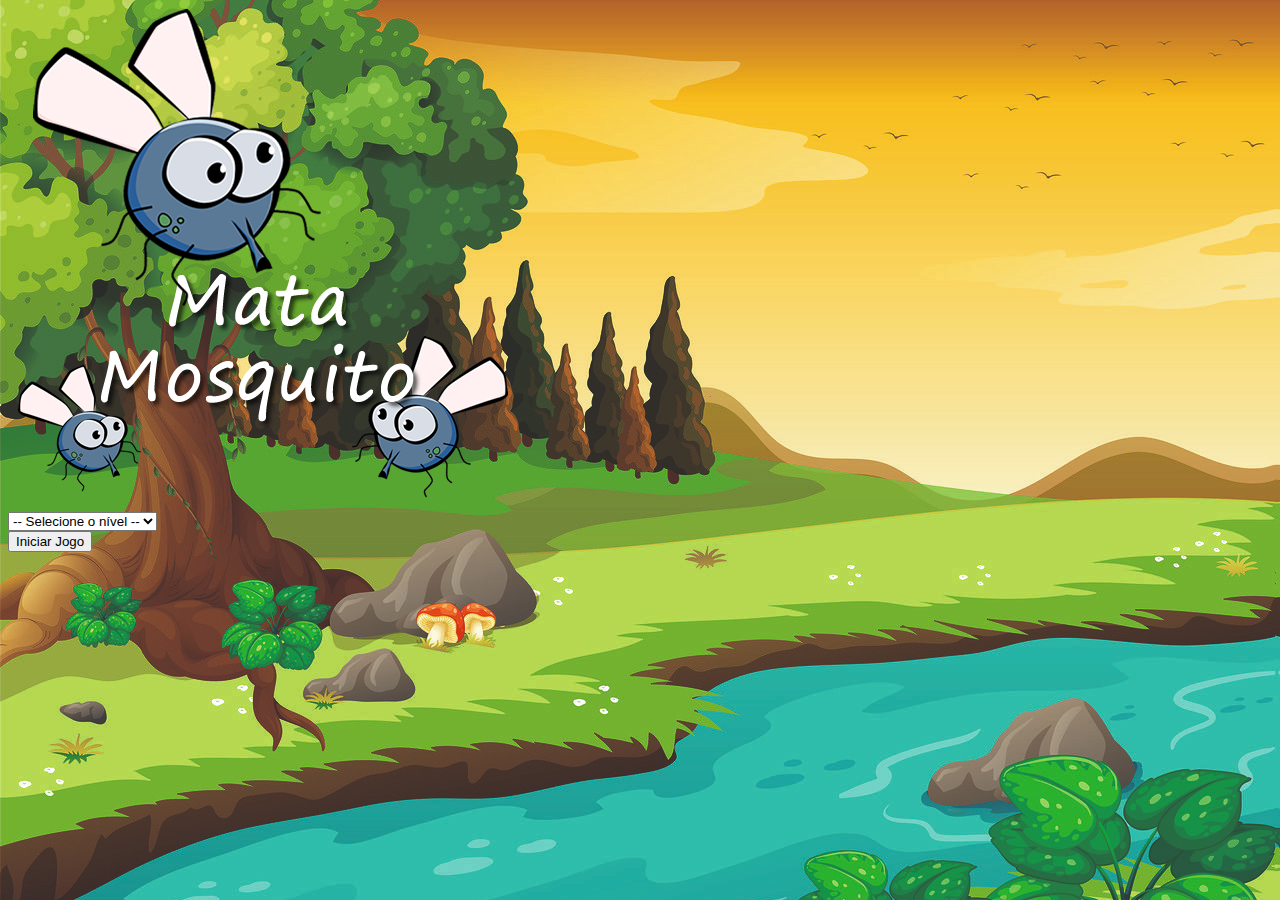
<file: index.html>
<!DOCTYPE html>
<html lang="pt-br">
    <head>
        <meta charset="UTF-8" />
        <meta http-equiv="X-UA-Compatible" content="IE=edge" />
        <meta name="viewport" content="width=device-width, initial-scale=1.0" />
        <title>Game Mata Mosquito</title>

        <!-- CSS only -->
        <link
            href="https://cdn.jsdelivr.net/npm/bootstrap@5.2.2/dist/css/bootstrap.min.css"
            rel="stylesheet"
            integrity="sha384-Zenh87qX5JnK2Jl0vWa8Ck2rdkQ2Bzep5IDxbcnCeuOxjzrPF/et3URy9Bv1WTRi"
            crossorigin="anonymous"
        />

        <link rel="stylesheet" href="estilo.css" />

        <script>
            function iniciarJogo() {
                var nivel = document.getElementById('nivel').value

                if (nivel === '') {
                    alert('Selecione um nível para iniciar um jogo')
                    return false
                }

                window.location.href = 'app.html?' + nivel
            }
        </script>
    </head>
    <body>
        <div class="container">
            <div class="row">
                <div class="col">
                    <div class="d-flex justify-content-center">
                        <img src="imagens/game.png" alt="" />
                    </div>
                </div>
            </div>
        </div>

        <div class="container">
            <div class="row">
                <div class="col">
                    <div class="d-flex justify-content-center">
                        <div class="mb-2">
                            <select class="form-control" id="nivel">
                                <option value="">
                                    -- Selecione o nível --
                                </option>
                                <option value="normal">Normal</option>
                                <option value="dificil">Difícil</option>
                                <option value="chucknorris">Chuck Norris</option>
                            </select>
                        </div>
                    </div>
                </div>
            </div>
        </div>

        <div class="container">
            <div class="row">
                <div class="col">
                    <div class="d-flex justify-content-center">
                        <button class="btn btn-danger btn-lg" onclick="iniciarJogo()">
                            Iniciar Jogo
                        </button>
                    </div>
                </div>
            </div>
        </div>
    </body>
</html>
</file>
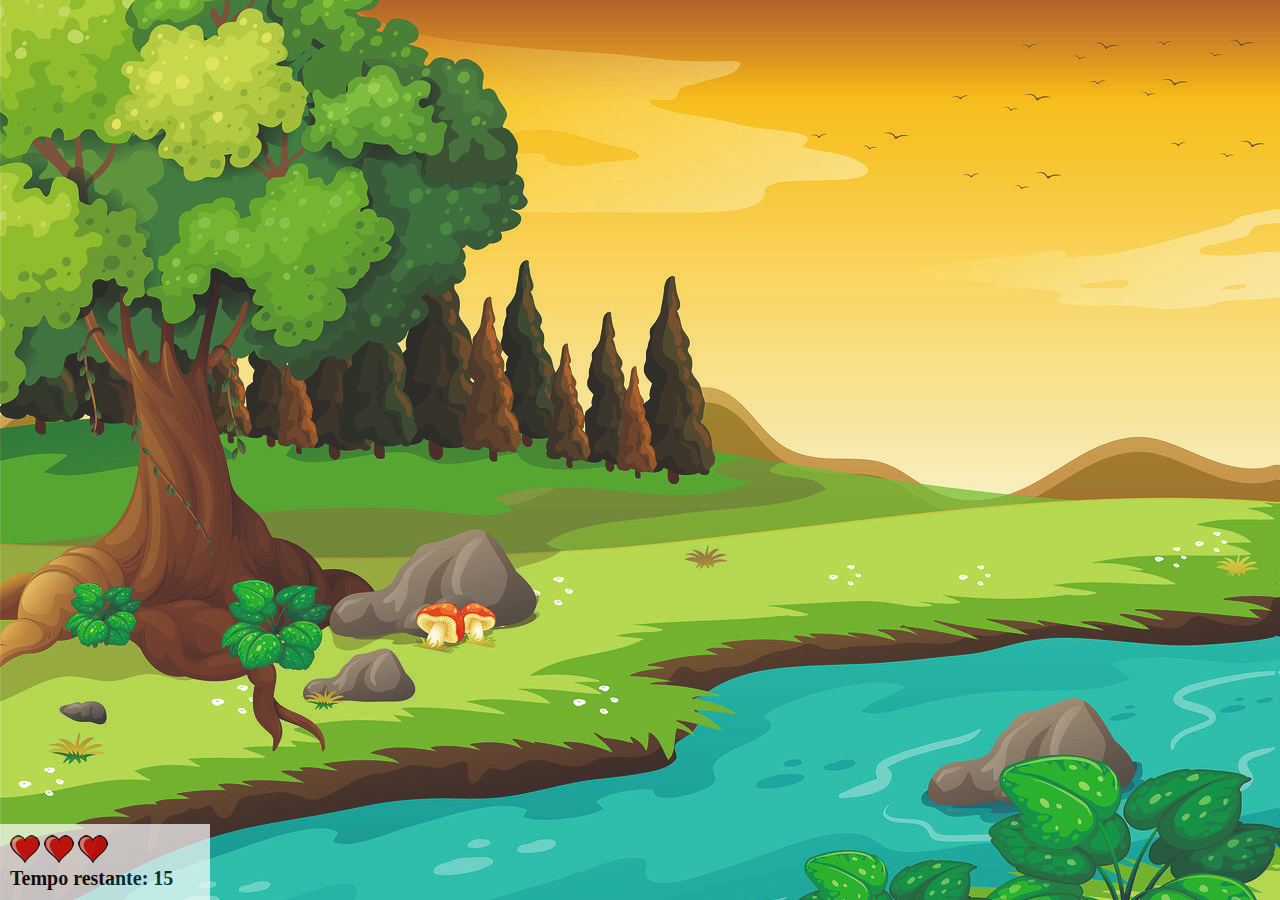
<file: app.html>
<!DOCTYPE html>
<html lang="pt-br">
    <head>
        <meta charset="UTF-8" />
        <meta http-equiv="X-UA-Compatible" content="IE=edge" />
        <meta name="viewport" content="width=device-width, initial-scale=1.0" />
        <title>Game Mata Mosquito</title>

        <link rel="stylesheet" href="estilo.css" />
        <script src="jogo.js"></script>
    </head>
    <body onresize="ajustaTamanhoPalcoJogo()">
        <div class="painel">
            <div class="vidas">
                <img id="v3" src="imagens/coracao_cheio.png" alt="" />
                <img id="v2" src="imagens/coracao_cheio.png" alt="" />
                <img id="v1" src="imagens/coracao_cheio.png" alt="" />
            </div>
            <div class="cronometro">
                Tempo restante: <span id="cronometro"></span>
            </div>
        </div>

        <script>
            document.getElementById("cronometro").innerHTML = tempo;

            var criaMosquito = setInterval(function () {
                posicaoRandomica();
            }, criaMosquitoTempo);
        </script>
    </body>
</html>
</file>
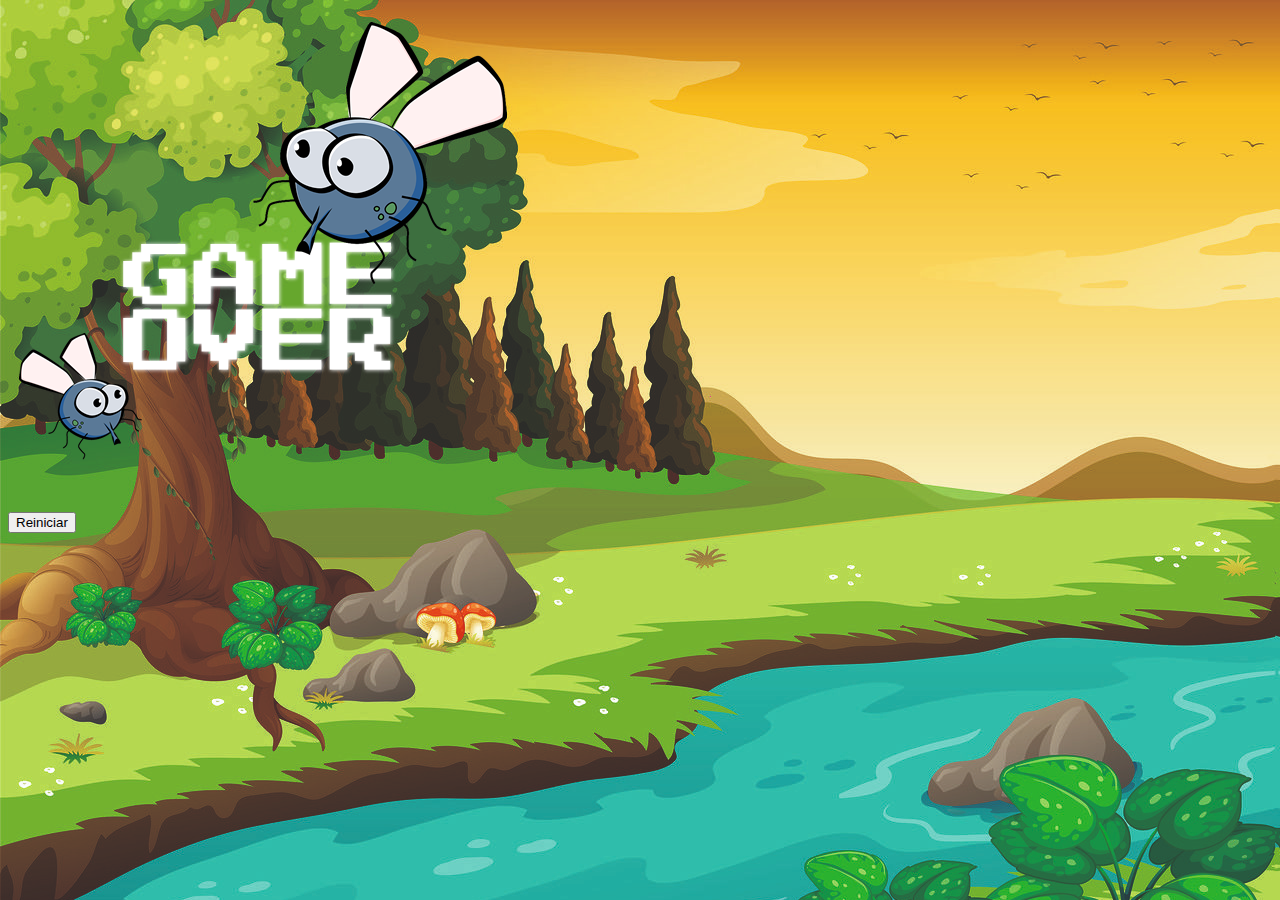
<file: fim_de_jogo.html>
<!DOCTYPE html>
<html lang="pt-br">
    <head>
        <meta charset="UTF-8" />
        <meta http-equiv="X-UA-Compatible" content="IE=edge" />
        <meta name="viewport" content="width=device-width, initial-scale=1.0" />
        <title>Fim De Jogo</title>

        <!-- CSS only -->
        <link
            href="https://cdn.jsdelivr.net/npm/bootstrap@5.2.2/dist/css/bootstrap.min.css"
            rel="stylesheet"
            integrity="sha384-Zenh87qX5JnK2Jl0vWa8Ck2rdkQ2Bzep5IDxbcnCeuOxjzrPF/et3URy9Bv1WTRi"
            crossorigin="anonymous"
        />

        <link rel="stylesheet" href="estilo.css">
    </head>
    <body>

        <div class="container">
            <div class="row">
                <div class="col">
                    <div class="d-flex justify-content-center">
                        <img src="imagens/game_over.png" alt="">
                    </div>
                </div>
            </div>
        </div>


        <div class="container">
            <div class="row">
                <div class="col">
                    <div class="d-flex justify-content-center">
                        <button class="btn btn-dark btn-lg" onclick="window.location.href = 'index.html' ">Reiniciar</button>
                    </div>
                </div>
            </div>
        </div>

    </body>
</html>
</file>
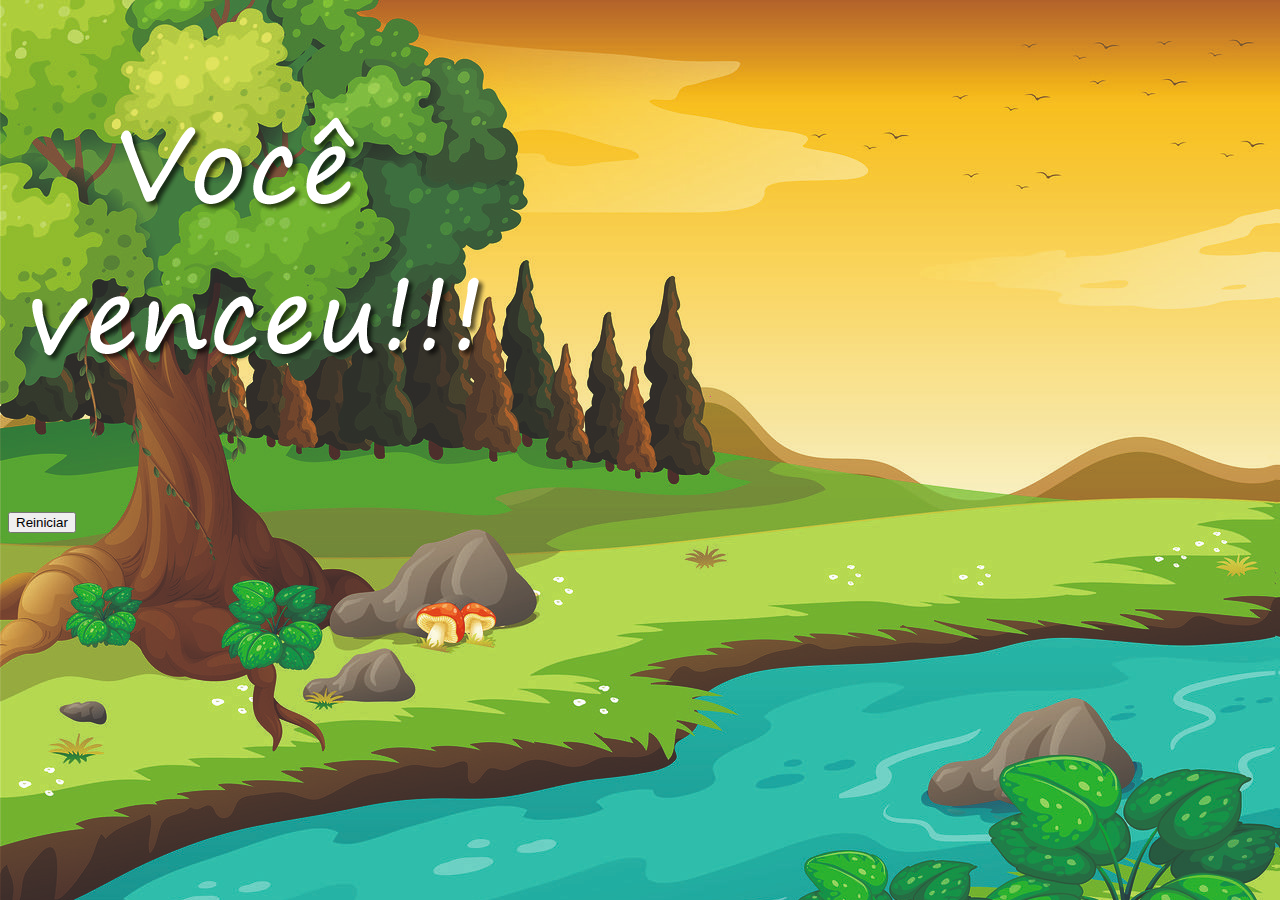
<file: vitoria.html>
<!DOCTYPE html>
<html lang="pt-br">
    <head>
        <meta charset="UTF-8" />
        <meta http-equiv="X-UA-Compatible" content="IE=edge" />
        <meta name="viewport" content="width=device-width, initial-scale=1.0" />
        <title>Fim De Jogo</title>

        <!-- CSS only -->
        <link
            href="https://cdn.jsdelivr.net/npm/bootstrap@5.2.2/dist/css/bootstrap.min.css"
            rel="stylesheet"
            integrity="sha384-Zenh87qX5JnK2Jl0vWa8Ck2rdkQ2Bzep5IDxbcnCeuOxjzrPF/et3URy9Bv1WTRi"
            crossorigin="anonymous"
        />

        <link rel="stylesheet" href="estilo.css">
    </head>
    <body>

        <div class="container">
            <div class="row">
                <div class="col">
                    <div class="d-flex justify-content-center">
                        <img src="imagens/vitoria.png" alt="">
                    </div>
                </div>
            </div>
        </div>


        <div class="container">
            <div class="row">
                <div class="col">
                    <div class="d-flex justify-content-center">
                        <button class="btn btn-dark btn-lg" onclick="window.location.href = 'index.html' ">Reiniciar</button>
                    </div>
                </div>
            </div>
        </div>

    </body>
</html>
</file>
<file: estilo.css>
html {
    cursor: url(imagens/mata_mosquito.png) 30 30, auto;
}

body {
    background-image: url(imagens/bg-2.jpg);
    background-repeat: no-repeat;
}

.mosquito1 {
    width: 50px;
    height: 50px;
}

.mosquito2 {
    width: 70px;
    height: 70px;
}

.mosquito3 {
    width: 90px;
    height: 90px;
}

.ladoA {
    transform: scaleX(1);
}

.ladoB {
    transform: scaleX(-1);
}

.painel {
    position: absolute;
    width: 190px;
    padding: 10px;
    left: 0px;
    bottom: 0px;
    border-top: solid 1px #fff;
    background-color: #fff;
    opacity: 0.7;
}

.vidas {
    float: left;
}

.cronometro {
    float: left;
    font-size: 20px;
    font-weight: bold
}
</file>
